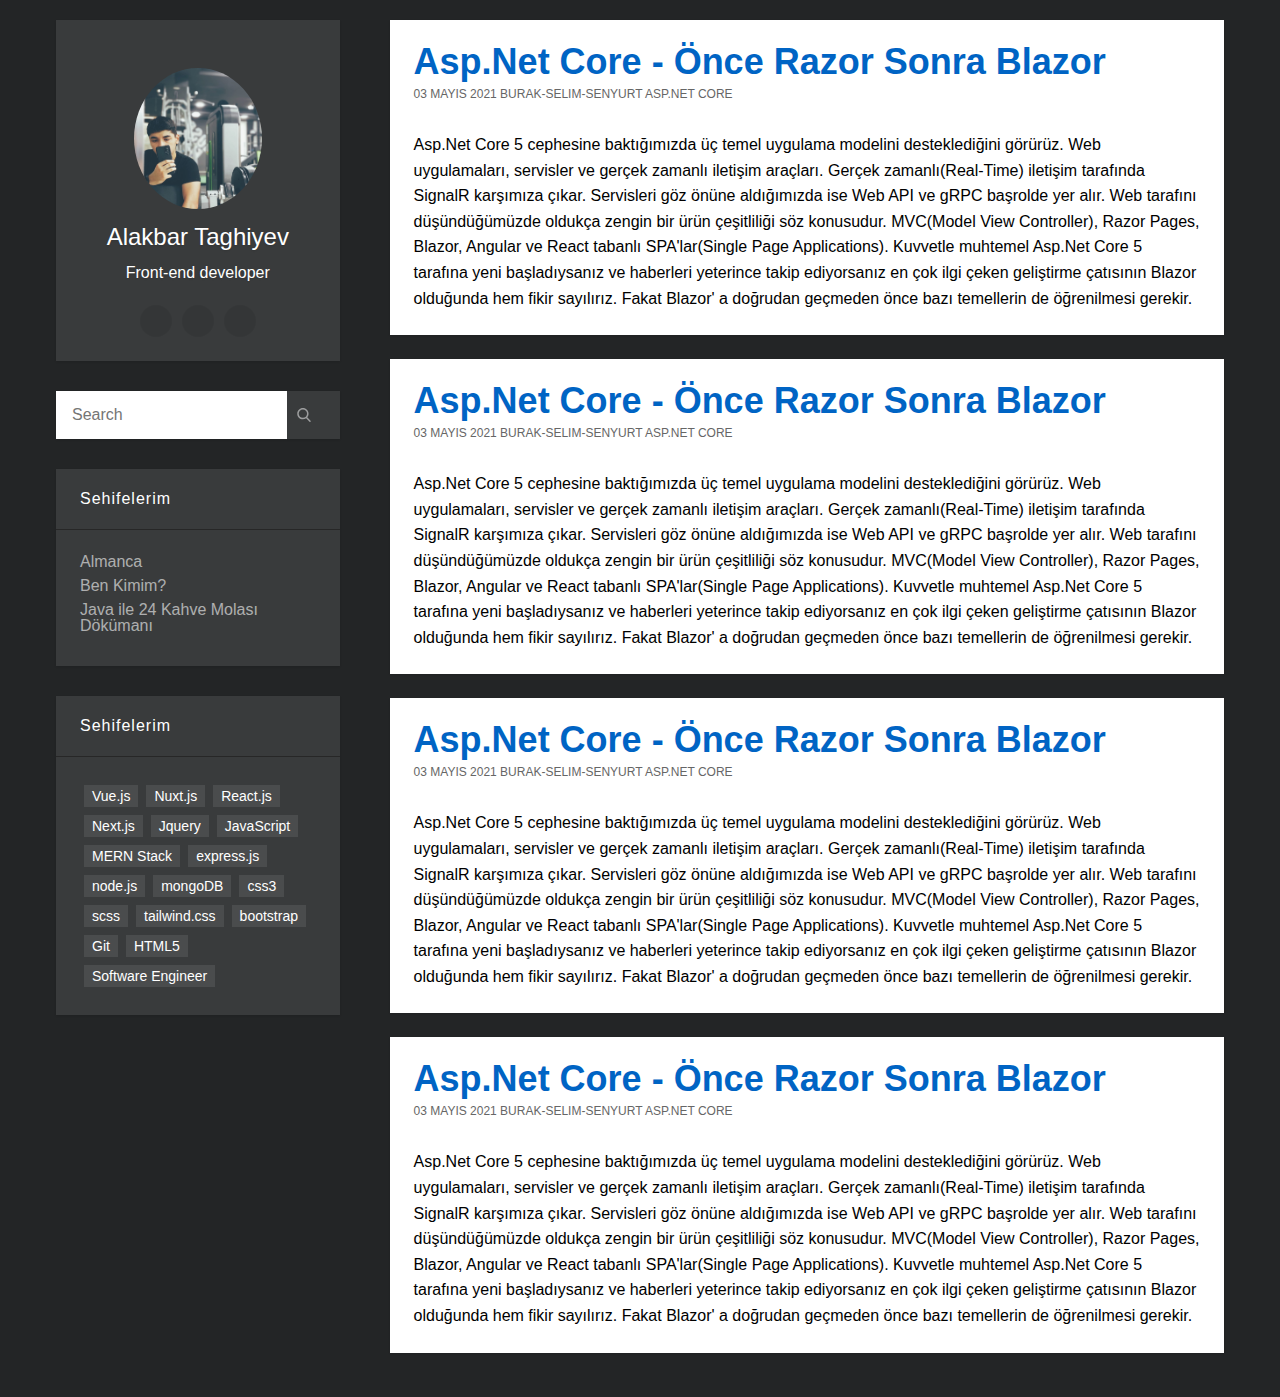
<file: task _1_burakSelim/index.html>
<!DOCTYPE html>
<html lang="en">
<head>
    <meta charset="UTF-8">
    <meta name="viewport" content="width=device-width, initial-scale=1.0">
    <title>Burak Selim</title>
    <link rel="stylesheet" href="./assets/app.css">
    <link rel="stylesheet" href="https://cdnjs.cloudflare.com/ajax/libs/font-awesome/6.5.1/css/all.min.css" integrity="sha512-DTOQO9RWCH3ppGqcWaEA1BIZOC6xxalwEsw9c2QQeAIftl+Vegovlnee1c9QX4TctnWMn13TZye+giMm8e2LwA==" crossorigin="anonymous" referrerpolicy="no-referrer" />
</head>
<body>
    <section class="main_section">
        <div class="inside_container">
            <aside>
                <div class="avatar">
                    <img src="./assets/images/avatar.jpeg" alt="avatar_image">
                    <h1>Alakbar Taghiyev</h1>
                    <p>Front-end developer</p>
    
                    <ul>
                        <li><a href="#"><i class="fab fa-linkedin"></i></a></li>
                        <li><a href="#"><i class="fab fa-youtube"></i></a></li>
                        <li><a href="#"><i class="fab fa-git"></i></a></li>
                    </ul>
                </div>
                <div class="search_bar">
                    <input type="text" placeholder="Search">
                    <input type="button">
                </div>
                <div class="pages">
                    <h1>Sehifelerim</h1>
    
                    <ul>
                        <li><a href="#">Almanca</a></li>
                        <li><a href="#">Ben Kimim?</a></li>
                        <li><a href="#">Java ile 24 Kahve Molası Dökümanı</a></li>
                    </ul>
                </div>
                <div class="tags">
                    <h1>Sehifelerim</h1>
    
                    <div class="tags_container">
                        <div class="tags_item">Vue.js</div>
                            <div class="tags_item">Nuxt.js</div>
                            <div class="tags_item">React.js</div>
                            <div class="tags_item">Next.js</div>
                            <div class="tags_item">Jquery</div>
                            <div class="tags_item">JavaScript</div>
                            <div class="tags_item">MERN Stack</div>
                            <div class="tags_item">express.js</div>
                            <div class="tags_item">node.js</div>
                            <div class="tags_item">mongoDB</div>
                            <div class="tags_item">css3</div>
                            <div class="tags_item">scss</div>
                            <div class="tags_item">tailwind.css</div>
                            <div class="tags_item">bootstrap</div>
                            <div class="tags_item">Git</div>
                            <div class="tags_item">HTML5</div>
                            <div class="tags_item">Software Engineer</div>
                    </div>
                </div>
            </aside>
            <main>
                <div class="post_item">
                    <h1>Asp.Net Core - Önce Razor Sonra Blazor</h1>
                        <span>03 MAYIS 2021 BURAK-SELIM-SENYURT ASP.NET CORE</span>
                        <p>Asp.Net Core 5 cephesine baktığımızda üç temel uygulama modelini desteklediğini görürüz. Web
                            uygulamaları, servisler ve gerçek zamanlı iletişim araçları. Gerçek zamanlı(Real-Time)
                            iletişim
                            tarafında SignalR karşımıza çıkar. Servisleri göz önüne aldığımızda ise Web API ve gRPC
                            başrolde
                            yer alır. Web tarafını düşündüğümüzde oldukça zengin bir ürün çeşitliliği söz konusudur.
                            MVC(Model View Controller), Razor Pages, Blazor, Angular ve React tabanlı SPA'lar(Single
                            Page
                            Applications). Kuvvetle muhtemel Asp.Net Core 5 tarafına yeni başladıysanız ve haberleri
                            yeterince takip ediyorsanız en çok ilgi çeken geliştirme çatısının Blazor olduğunda hem
                            fikir
                            sayılırız. Fakat Blazor' a doğrudan geçmeden önce bazı temellerin de öğrenilmesi gerekir.
                        </p>
                </div>
                <div class="post_item">
                    <h1>Asp.Net Core - Önce Razor Sonra Blazor</h1>
                        <span>03 MAYIS 2021 BURAK-SELIM-SENYURT ASP.NET CORE</span>
                        <p>Asp.Net Core 5 cephesine baktığımızda üç temel uygulama modelini desteklediğini görürüz. Web
                            uygulamaları, servisler ve gerçek zamanlı iletişim araçları. Gerçek zamanlı(Real-Time)
                            iletişim
                            tarafında SignalR karşımıza çıkar. Servisleri göz önüne aldığımızda ise Web API ve gRPC
                            başrolde
                            yer alır. Web tarafını düşündüğümüzde oldukça zengin bir ürün çeşitliliği söz konusudur.
                            MVC(Model View Controller), Razor Pages, Blazor, Angular ve React tabanlı SPA'lar(Single
                            Page
                            Applications). Kuvvetle muhtemel Asp.Net Core 5 tarafına yeni başladıysanız ve haberleri
                            yeterince takip ediyorsanız en çok ilgi çeken geliştirme çatısının Blazor olduğunda hem
                            fikir
                            sayılırız. Fakat Blazor' a doğrudan geçmeden önce bazı temellerin de öğrenilmesi gerekir.
                        </p>
                </div>
                <div class="post_item">
                    <h1>Asp.Net Core - Önce Razor Sonra Blazor</h1>
                        <span>03 MAYIS 2021 BURAK-SELIM-SENYURT ASP.NET CORE</span>
                        <p>Asp.Net Core 5 cephesine baktığımızda üç temel uygulama modelini desteklediğini görürüz. Web
                            uygulamaları, servisler ve gerçek zamanlı iletişim araçları. Gerçek zamanlı(Real-Time)
                            iletişim
                            tarafında SignalR karşımıza çıkar. Servisleri göz önüne aldığımızda ise Web API ve gRPC
                            başrolde
                            yer alır. Web tarafını düşündüğümüzde oldukça zengin bir ürün çeşitliliği söz konusudur.
                            MVC(Model View Controller), Razor Pages, Blazor, Angular ve React tabanlı SPA'lar(Single
                            Page
                            Applications). Kuvvetle muhtemel Asp.Net Core 5 tarafına yeni başladıysanız ve haberleri
                            yeterince takip ediyorsanız en çok ilgi çeken geliştirme çatısının Blazor olduğunda hem
                            fikir
                            sayılırız. Fakat Blazor' a doğrudan geçmeden önce bazı temellerin de öğrenilmesi gerekir.
                        </p>
                </div>
                <div class="post_item">
                    <h1>Asp.Net Core - Önce Razor Sonra Blazor</h1>
                        <span>03 MAYIS 2021 BURAK-SELIM-SENYURT ASP.NET CORE</span>
                        <p>Asp.Net Core 5 cephesine baktığımızda üç temel uygulama modelini desteklediğini görürüz. Web
                            uygulamaları, servisler ve gerçek zamanlı iletişim araçları. Gerçek zamanlı(Real-Time)
                            iletişim
                            tarafında SignalR karşımıza çıkar. Servisleri göz önüne aldığımızda ise Web API ve gRPC
                            başrolde
                            yer alır. Web tarafını düşündüğümüzde oldukça zengin bir ürün çeşitliliği söz konusudur.
                            MVC(Model View Controller), Razor Pages, Blazor, Angular ve React tabanlı SPA'lar(Single
                            Page
                            Applications). Kuvvetle muhtemel Asp.Net Core 5 tarafına yeni başladıysanız ve haberleri
                            yeterince takip ediyorsanız en çok ilgi çeken geliştirme çatısının Blazor olduğunda hem
                            fikir
                            sayılırız. Fakat Blazor' a doğrudan geçmeden önce bazı temellerin de öğrenilmesi gerekir.
                        </p>
                </div>
            </main>
        </div>
    </section>
</body>
</html>
</file>
<file: task _1_burakSelim/assets/app.css>
@import url(./css/reset.css);
@import url(./css/style.css);
</file>
